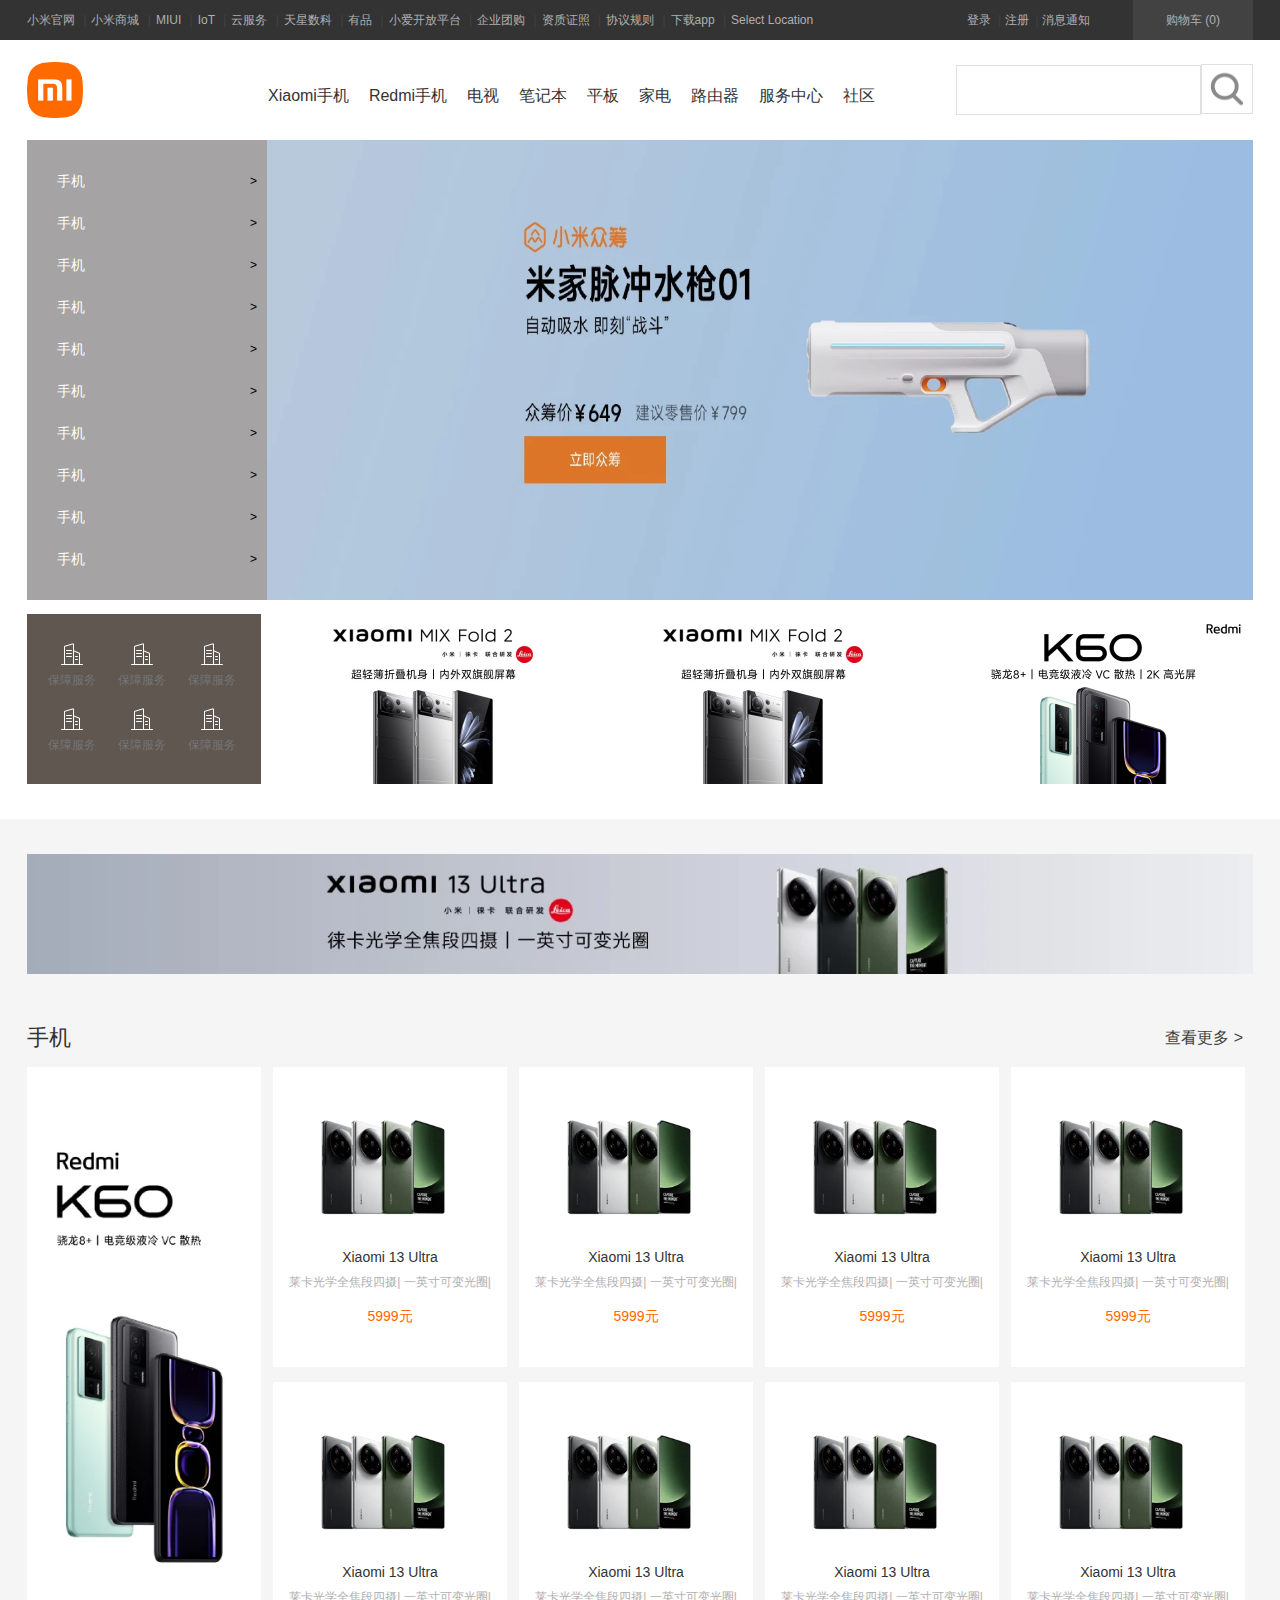
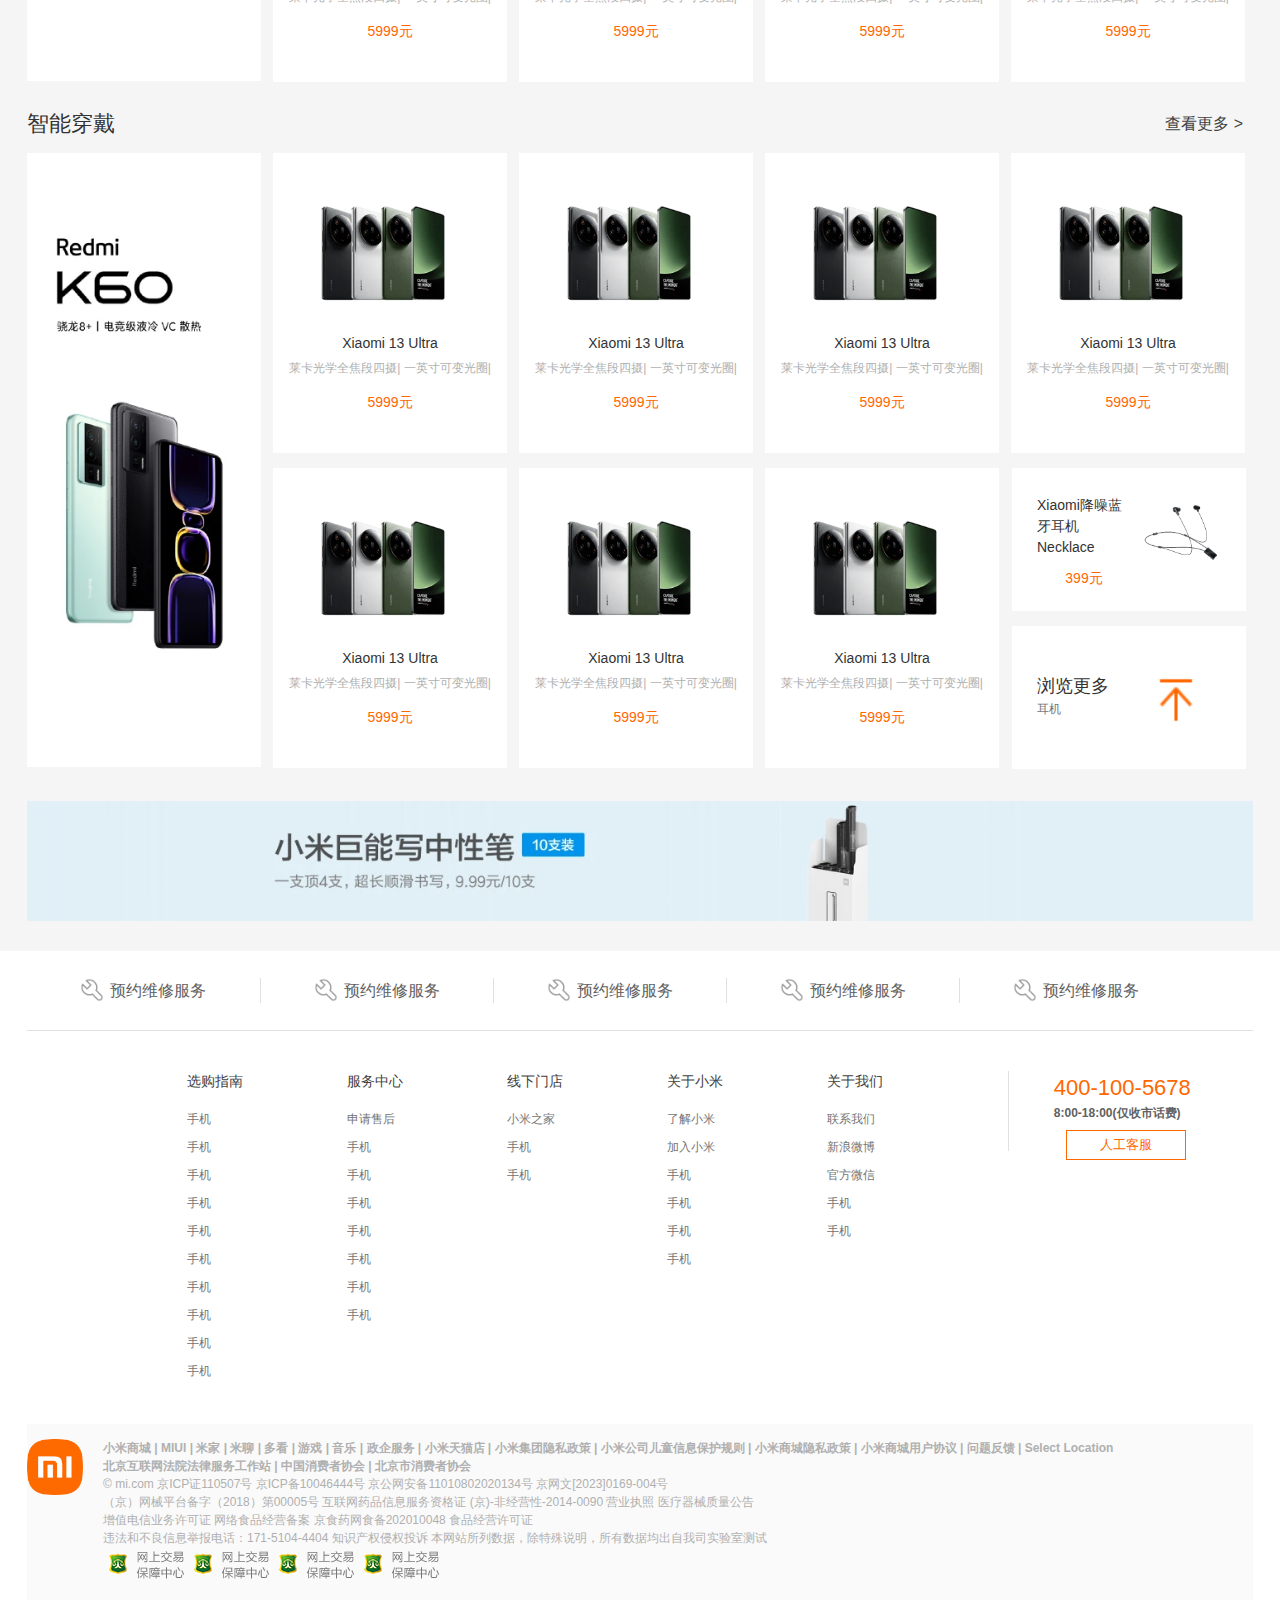
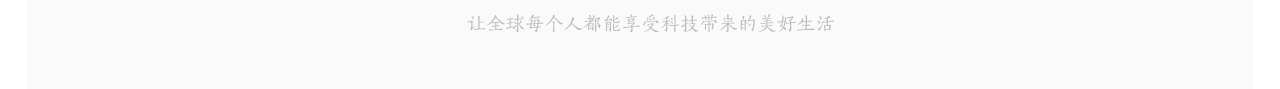
<file: index.html>
<!DOCTYPE html>
<html lang="en">

<head>
    <meta charset="UTF-8">
    <meta http-equiv="X-UA-Compatible" content="IE=edge">
    <meta name="viewport" content="width=device-width, initial-scale=1.0">
    <title>
        小米商城 - Xiaomi 13、Redmi K60、MIX FOLD 2，小米电视官方网站
    </title>
    <meta name="description"
        content="小米官网直营小米公司旗下所有产品，包括Xiaomi手机系列Xiaomi 13、MIX、Redmi 红米系列、Redmi Note 12、K60、电视、笔记本、米家智能家居等，同时提供小米官方服务及售后支持." />
    <meta name="keywords" content="Xiaomi,redmi,Xiaomi13,Redmi Note 12,Xiaomi MIX Alpha,小米商城" />
    <link rel="shortcut icon" href="../favicon.ico">
    <link rel="stylesheet" href="./CSS/base.css">
    <link rel="stylesheet" href="./CSS/commem.css">
    <link rel="stylesheet" href="./CSS/index.css">

</head>

<body>
    <!-- 头部区域 start-->
    <header>
        <div class="header_bd w">
            <div class="header_left">
                <ul>
                    <li><a href="#">小米官网 </a><span>|</span></li>
                    <li><a href="#">小米商城 </a><span>|</span></li>
                    <li><a href="#">MIUI </a><span>|</span></li>
                    <li><a href="#">IoT </a><span>|</span></li>
                    <li><a href="#">云服务 </a><span>|</span></li>
                    <li><a href="#">天星数科 </a><span>|</span></li>
                    <li><a href="#">有品 </a><span>|</span></li>
                    <li><a href="#">小爱开放平台 </a><span>|</span></li>
                    <li><a href="#">企业团购 </a><span>|</span></li>
                    <li><a href="#">资质证照 </a><span>|</span></li>
                    <li><a href="#">协议规则 </a><span>|</span></li>
                    <li><a href="#">下载app </a><span>|</span></li>
                    <li><a href="#">Select Location </a></li>
                </ul>
            </div>
            <div class="header_middle">
                <ul>
                    <li><a href="./login.html" target="_blank">登录 </a><span>|</span></li>
                    <li><a href="#">注册 </a><span>|</span></li>
                    <li><a href="#">消息通知 </a></li>
                </ul>
            </div>
            <div class="header_right">
                <ul>
                    <li><a href="#">购物车 (0)</a></li>
                </ul>
            </div>
        </div>
    </header>
    <!-- 头部区域 end-->

    <!-- 导航栏start -->
    <nav>
        <div class="nav_contern w">
            <div class="logo">
                <a href="index.html"><img src="./img/logo.png" alt="小米官网"></a>
            </div>
            <div class="nav_middle">
                <ul>
                    <li><a href="#">Xiaomi手机</a></li>
                    <li><a href="#">Redmi手机</a></li>
                    <li><a href="#">电视</a></li>
                    <li><a href="#">笔记本</a></li>
                    <li><a href="#">平板</a></li>
                    <li><a href="#">家电</a></li>
                    <li><a href="#">路由器</a></li>
                    <li><a href="#">服务中心</a></li>
                    <li><a href="#">社区</a></li>
                </ul>
            </div>
            <div class="nav_right">
                <input type="text">
                <div class="btn">
                    <img src="./img/搜索.png" alt="">
                </div>
            </div>
        </div>
    </nav>
    <!-- 导航栏end -->

    <!-- 内容区域start -->
    <div class="fllow1 w">
        <div class="fllow_left">
            <ul>
                <li><a href="#">手机</a><span>></span></li>
                <li><a href="#">手机</a><span>></span></li>
                <li><a href="#">手机</a><span>></span></li>
                <li><a href="#">手机</a><span>></span></li>
                <li><a href="#">手机</a><span>></span></li>
                <li><a href="#">手机</a><span>></span></li>
                <li><a href="#">手机</a><span>></span></li>
                <li><a href="#">手机</a><span>></span></li>
                <li><a href="#">手机</a><span>></span></li>
                <li><a href="#">手机</a><span>></span></li>
            </ul>
        </div>
        <div class="fllow_right">
            <img src="./img/fllow_right.png" alt="">
        </div>
    </div>

    <div class="fllow02 w">
        <div class="fllow02_left">
            <ul>
                <li><img src="./img/fllow02_left.png" alt="" style="height: 24px; width: 24px;"></li>
                <li style="padding-top: 5px;"><a href="#">保障服务</a></li>
            </ul>
            <ul>
                <li><img src="./img/fllow02_left.png" alt="" style="height: 24px; width: 24px;"></li>
                <li style="padding-top: 5px;"><a href="#">保障服务</a></li>
            </ul>
            <ul>
                <li><img src="./img/fllow02_left.png" alt="" style="height: 24px; width: 24px;"></li>
                <li style="padding-top: 5px;"><a href="#">保障服务</a></li>
            </ul>
            <ul>
                <li><img src="./img/fllow02_left.png" alt="" style="height: 24px; width: 24px;"></li>
                <li style="padding-top: 5px;"><a href="#">保障服务</a></li>
            </ul>
            <ul>
                <li><img src="./img/fllow02_left.png" alt="" style="height: 24px; width: 24px;"></li>
                <li style="padding-top: 5px;"><a href="#">保障服务</a></li>
            </ul>
            <ul>
                <li><img src="./img/fllow02_left.png" alt="" style="height: 24px; width: 24px;"></li>
                <li style="padding-top: 5px;"><a href="#">保障服务</a></li>
            </ul>
        </div>
        <div class="fllow02_right">
            <ul>
                <li><a href="#"><img src="./img/xiaomi mix.jpg" alt=""></a></li>
                <li><a href="#"><img src="./img/xiaomi mix.jpg" alt=""></a></li>
                <li><a href="#"><img src="./img/k60.jpg" alt=""></a></li>

            </ul>
        </div>
    </div>



    <div class="page_main">
        <div class="fllow03 w">
            <img src="./img/xiaomi13.png" alt="">
        </div>
        <div class="fllow04_contain w">
            <div class="fllow_nav">
                <h3>手机</h3>
                <a href="#">查看更多 ></a>
            </div>
            <div class="fllow04_bottom">
                <div class="fllow04_left">
                    <img src="./img/redmi k60.webp" alt="">
                </div>
                <div class="floow04_right">
                    <ul>
                        <li><a href="#">
                                <img src="./img/fourphone.webp" alt="">
                                <h3>Xiaomi 13 Ultra</h3>
                                <h5>莱卡光学全焦段四摄| 一英寸可变光圈|</h5>
                                <div class="price">
                                    <span>5999</span><span>元</span>
                                </div>
                            </a>
                        </li>
                        <li><a href="#">
                                <img src="./img/fourphone.webp" alt="">
                                <h3>Xiaomi 13 Ultra</h3>
                                <h5>莱卡光学全焦段四摄| 一英寸可变光圈|</h5>
                                <div class="price">
                                    <span>5999</span><span>元</span>
                                </div>
                            </a>
                        </li>
                        <li><a href="#">
                                <img src="./img/fourphone.webp" alt="">
                                <h3>Xiaomi 13 Ultra</h3>
                                <h5>莱卡光学全焦段四摄| 一英寸可变光圈|</h5>
                                <div class="price">
                                    <span>5999</span><span>元</span>
                                </div>
                            </a>
                        </li>
                        <li><a href="#">
                                <img src="./img/fourphone.webp" alt="">
                                <h3>Xiaomi 13 Ultra</h3>
                                <h5>莱卡光学全焦段四摄| 一英寸可变光圈|</h5>
                                <div class="price">
                                    <span>5999</span><span>元</span>
                                </div>
                            </a>
                        </li>
                        <li><a href="#">
                                <img src="./img/fourphone.webp" alt="">
                                <h3>Xiaomi 13 Ultra</h3>
                                <h5>莱卡光学全焦段四摄| 一英寸可变光圈|</h5>
                                <div class="price">
                                    <span>5999</span><span>元</span>
                                </div>
                            </a>
                        </li>
                        <li><a href="#">
                                <img src="./img/fourphone.webp" alt="">
                                <h3>Xiaomi 13 Ultra</h3>
                                <h5>莱卡光学全焦段四摄| 一英寸可变光圈|</h5>
                                <div class="price">
                                    <span>5999</span><span>元</span>
                                </div>
                            </a>
                        </li>
                        <li><a href="#">
                                <img src="./img/fourphone.webp" alt="">
                                <h3>Xiaomi 13 Ultra</h3>
                                <h5>莱卡光学全焦段四摄| 一英寸可变光圈|</h5>
                                <div class="price">
                                    <span>5999</span><span>元</span>
                                </div>
                            </a>
                        </li>
                        <li><a href="#">
                                <img src="./img/fourphone.webp" alt="">
                                <h3>Xiaomi 13 Ultra</h3>
                                <h5>莱卡光学全焦段四摄| 一英寸可变光圈|</h5>
                                <div class="price">
                                    <span>5999</span><span>元</span>
                                </div>
                            </a>
                        </li>
                    </ul>
                </div>

            </div>
        </div>
        <div class="fllow04_contain w">
            <div class="fllow_nav">
                <h3>智能穿戴</h3>
                <a href="#">查看更多 ></a>
            </div>
            <div class="fllow04_bottom">
                <div class="fllow04_left">
                    <a href="#"><img src="./img/redmi k60.webp" alt=""></a>
                </div>
                <div class="floow04_right">
                    <ul>
                        <li><a href="#">
                                <img src="./img/fourphone.webp" alt="">
                                <h3>Xiaomi 13 Ultra</h3>
                                <h5>莱卡光学全焦段四摄| 一英寸可变光圈|</h5>
                                <div class="price">
                                    <span>5999</span><span>元</span>
                                </div>
                            </a>
                        </li>
                        <li><a href="#">
                                <img src="./img/fourphone.webp" alt="">
                                <h3>Xiaomi 13 Ultra</h3>
                                <h5>莱卡光学全焦段四摄| 一英寸可变光圈|</h5>
                                <div class="price">
                                    <span>5999</span><span>元</span>
                                </div>
                            </a>
                        </li>
                        <li><a href="#">
                                <img src="./img/fourphone.webp" alt="">
                                <h3>Xiaomi 13 Ultra</h3>
                                <h5>莱卡光学全焦段四摄| 一英寸可变光圈|</h5>
                                <div class="price">
                                    <span>5999</span><span>元</span>
                                </div>
                            </a>
                        </li>
                        <li><a href="#">
                                <img src="./img/fourphone.webp" alt="">
                                <h3>Xiaomi 13 Ultra</h3>
                                <h5>莱卡光学全焦段四摄| 一英寸可变光圈|</h5>
                                <div class="price">
                                    <span>5999</span><span>元</span>
                                </div>
                            </a>
                        </li>
                        <li><a href="#">
                                <img src="./img/fourphone.webp" alt="">
                                <h3>Xiaomi 13 Ultra</h3>
                                <h5>莱卡光学全焦段四摄| 一英寸可变光圈|</h5>
                                <div class="price">
                                    <span>5999</span><span>元</span>
                                </div>
                            </a>
                        </li>
                        <li><a href="#">
                                <img src="./img/fourphone.webp" alt="">
                                <h3>Xiaomi 13 Ultra</h3>
                                <h5>莱卡光学全焦段四摄| 一英寸可变光圈|</h5>
                                <div class="price">
                                    <span>5999</span><span>元</span>
                                </div>
                            </a>
                        </li>
                        <li><a href="#">
                                <img src="./img/fourphone.webp" alt="">
                                <h3>Xiaomi 13 Ultra</h3>
                                <h5>莱卡光学全焦段四摄| 一英寸可变光圈|</h5>
                                <div class="price">
                                    <span>5999</span><span>元</span>
                                </div>
                            </a>
                        </li>
                        <div class="more">
                            <div class="brick_top">
                                <img src="./img/teeth.webp" alt="" style="width: 80px; height: 80px;">
                                <h3>Xiaomi降噪蓝<br> 牙耳机<br> Necklace</h3>
                                <div class="price">
                                    <span>399</span><span>元</span>
                                </div>
                            </div>
                            <div class="brick_bottom">
                                <div class="title">
                                    浏览更多
                                    <small>耳机</small>
                                    <img src="./img/more.png" alt="" style="width: 48px; height: 48px;">
                                </div>
                            </div>
                        </div>
                    </ul>
                </div>

            </div>
            <div class="center_bottom">
                <a href="#"><img src="./img/bottom.webp" alt=""></a>
            </div>
        </div>
    </div>
    <!-- 内容区域end -->

    <!-- 底部start -->
    <footer>
        <div class="footer_contern w">
            <div class="footer_top">
                <ul>
                    <li><span><img src="./img/fix.png" alt=""></span><a href="#">预约维修服务</a></li>
                    <li><span><img src="./img/fix.png" alt=""></span><a href="#">预约维修服务</a></li>
                    <li><span><img src="./img/fix.png" alt=""></span><a href="#">预约维修服务</a></li>
                    <li><span><img src="./img/fix.png" alt=""></span><a href="#">预约维修服务</a></li>
                    <li><span><img src="./img/fix.png" alt=""></span><a href="#">预约维修服务</a></li>
                    <!-- <li><a href="#">7天无理由退货</a></li>
                    <li><a href="#">15天免费换货</a></li>
                    <li><a href="#">满69元包邮</a></li>
                    <li><a href="#">1100余家售后网点</a></li> -->
                </ul>
            </div>
            <div class="footer_bottom">
                <div class="bottom_left">
                    <dl>
                        <dt>选购指南</dt>
                        <dd><a href="#">手机</a> </dd>
                        <dd>手机</dd>
                        <dd>手机</dd>
                        <dd>手机</dd>
                        <dd>手机</dd>
                        <dd>手机</dd>
                        <dd>手机</dd>
                        <dd>手机</dd>
                        <dd>手机</dd>
                        <dd>手机</dd>
                    </dl>
                    <dl>
                        <dt>服务中心</dt>
                        <dd><a href="#">申请售后</a> </dd>
                        <dd>手机</dd>
                        <dd>手机</dd>
                        <dd>手机</dd>
                        <dd>手机</dd>
                        <dd>手机</dd>
                        <dd>手机</dd>
                        <dd>手机</dd>

                    </dl>
                    <dl>
                        <dt>线下门店</dt>
                        <dd><a href="#">小米之家</a> </dd>
                        <dd>手机</dd>
                        <dd>手机</dd>
                    </dl>
                    <dl>
                        <dt>关于小米</dt>
                        <dd><a href="#">了解小米</a> </dd>
                        <dd>加入小米</dd>
                        <dd>手机</dd>
                        <dd>手机</dd>
                        <dd>手机</dd>
                        <dd>手机</dd>
                    </dl>
                    <dl>
                        <dt>关于我们</dt>
                        <dd><a href="#">联系我们</a> </dd>
                        <dd>新浪微博</dd>
                        <dd>官方微信</dd>
                        <dd>手机</dd>
                        <dd>手机</dd>

                    </dl>
                </div>
                <div class="bottom_right">
                    <div class="right_top">
                        <h2>400-100-5678</h2>
                        <h4>8:00-18:00(仅收市话费)</h4>
                    </div>
                    <button>人工客服</button>
                </div>
            </div>
        </div>
    </footer>
    <!-- 底部end -->

    <!-- info start -->
    <div class="info w">
        <div class="info_logo">
            <img src="./img/logo.png" alt="">
        </div>
        <div class="info_message">
            <h4>小米商城 | MIUI | 米家 | 米聊 | 多看 | 游戏 | 音乐 | 政企服务 | 小米天猫店 | 小米集团隐私政策 | 小米公司儿童信息保护规则 | 小米商城隐私政策 | 小米商城用户协议 |
                问题反馈 | Select Location</h4>
            <h4>北京互联网法院法律服务工作站 | 中国消费者协会 | 北京市消费者协会</h4>
            <h5>© mi.com 京ICP证110507号 京ICP备10046444号 京公网安备11010802020134号 京网文[2023]0169-004号</h5>
            <h5>（京）网械平台备字（2018）第00005号 互联网药品信息服务资格证 (京)-非经营性-2014-0090 营业执照 医疗器械质量公告</h5>
            <h5> 增值电信业务许可证 网络食品经营备案 京食药网食备202010048 食品经营许可证</h5>
            <h5>违法和不良信息举报电话：171-5104-4404 知识产权侵权投诉 本网站所列数据，除特殊说明，所有数据均出自我司实验室测试</h5>
        </div>
        <div class="info_bottom">
            <img src="./img/info_bottom.png" alt="">
            <img src="./img/info_bottom.png" alt="">
            <img src="./img/info_bottom.png" alt="">
            <img src="./img/info_bottom.png" alt="">
        </div>
        <div class="info_last">

        </div>
    </div>

</body>

</html>
</file>
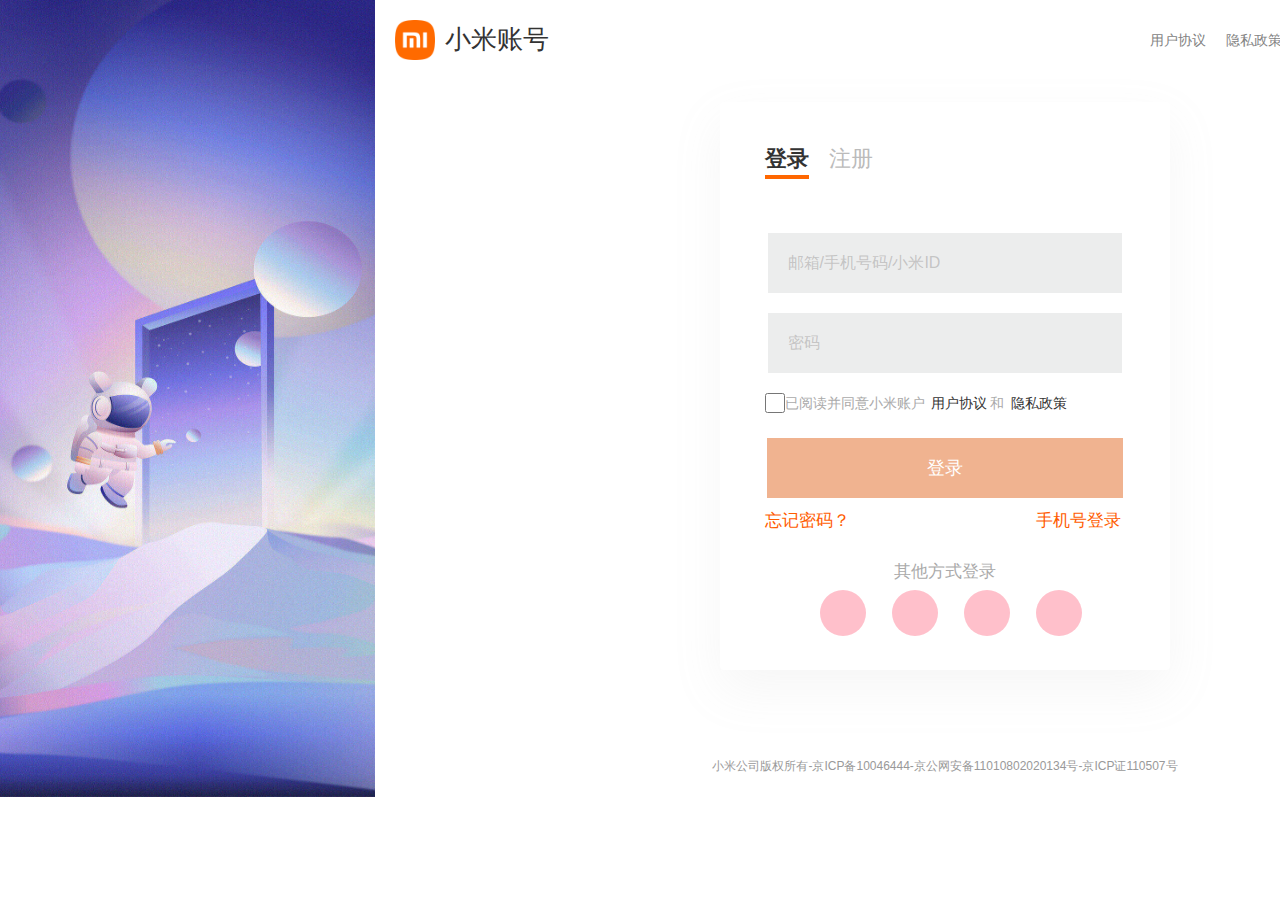
<file: login.html>
<!DOCTYPE html>
<html lang="en">

<head>
    <meta charset="UTF-8">
    <meta http-equiv="X-UA-Compatible" content="IE=edge">
    <meta name="viewport" content="width=device-width, initial-scale=1.0">
    <title>小米账号-登录</title>
    <link rel="stylesheet" href="./CSS/base.css">
    <link rel="stylesheet" href="./CSS/login.css">
</head>

<body>

    <div class="conter">
        <div class="left_img">
            <img src="./img/login..jpg" alt="">
        </div>
        <div class="conter_right">
            <div class="conter_top">
                <div class="top_left"><span><img src="./img/logo.png" alt=""></span>
                    <h4>小米账号</h4>
                </div>
                <div class="top_right">
                    <ul>
                        <li><a href="#">用户协议</a></li>
                        <li><a href="#">隐私政策</a></li>
                        <li><a href="#">帮助中心</a><span>|</span></li>
                        <li><a href="#">中文（简体）</a></li>
                    </ul>
                </div>
            </div>
            <div class="conter_main">
                <div class="main_box">
                    <div class="wrap">
                        <div class="wrap_login"></div>
                    </div>
                    <div class="box_login">
                        <span>
                            <a href="#">
                                <h4>登录</h4>
                            </a>
                            <a href="#">
                                <h3>注册</h3>
                            </a>
                        </span>

                        <div class="text">
                            <input type="text" value="邮箱/手机号码/小米ID">
                        </div>
                        <div class="password">
                            <input type="text" value="密码">
                        </div>
                        <div class="read">
                            <input type="checkbox">
                            <h5>已阅读并同意小米账户 <em>用户协议</em>和 <em>隐私政策</em></h5>
                        </div>
                        <div class="btn">
                            <button>登录</button>
                        </div>
                        <div class="other">
                            <h3>忘记密码？</h3>
                            <h4>手机号登录</h4>
                        </div>
                        <div class="more">
                            <h4>其他方式登录</h4>
                            <div class="roll">
                                <span></span>
                                <span></span>
                                <span></span>
                                <span></span>
                            </div>

                        </div>
                    </div>
                </div>
            </div>
            <div class="conter_bottom">小米公司版权所有-京ICP备10046444-京公网安备11010802020134号-京ICP证110507号</div>
        </div>
    </div>
</body>

</html>
</file>
<file: CSS/base.css>
* {
    margin: 0;
    padding: 0;
    /* CSS3盒子模型 */
    box-sizing: border-box;
}

em,
i {
    font-style: normal;
}

img {
    border: 0;
    vertical-align: middle;
}

li {
    list-style: none;
}

button {
    /* 鼠标经过变成小手 */
    cursor: pointer;
}

a {
    color: #757575;
    text-decoration: none;

}

a:hover {
    color: rgb(255, 103, 0);
}

button,
input {
    /* "\5B8B\4F53" 就是宋体的意思 这样浏览器兼容性比较好 */
    font-family: Microsoft YaHei, Heiti SC, tahoma, arial, Hiragino Sans GB, "\5B8B\4F53", sans-serif;
    border: 0;
    outline: none;
}

body {
    /* CSS3 抗锯齿形 让文字显示的更加清晰 */
    -webkit-font-smoothing: antialiased;
    background-color: #fff;
    font: 12px/1.5 Microsoft YaHei, Heiti SC, tahoma, arial, Hiragino Sans GB, "\5B8B\4F53", sans-serif;
    background-color: #fff;
}

.hidden,
.none {
    display: none;
}
</file>
<file: CSS/commem.css>
header {
    width: 100%;
    background-color: #333;
}

.w {
    width: 1226px;
    margin: 0 auto;
}

/* 头部 */
.header_bd {
    position: relative;
    height: 40px;
    margin: 0 auto;
}

.header_left ul li {
    float: left;
    height: 40px;
}

.header_left ul li a {
    color: #B0B0B0;
    line-height: 40px;
    font-size: 12PX;
}

.header_left ul li span {
    padding: 0 5px;
    color: #424242;
}

.header_middle {
    margin-left: 940px;
    position: absolute;
    float: right;
    height: 40px;
}

.header_middle ul li {
    float: left;
    line-height: 40px;
}

.header_middle ul li a {
    color: #B0B0B0;
}

.header_middle ul li span {
    margin: 0 .3em;
    color: #424242;
}

.header_right {
    position: absolute;
    right: 0;
    float: right;
    width: 120px;
    height: 40px;
    background-color: #424242;
    text-align: center;
}

.header_right ul li a {
    line-height: 40px;
    color: #B0B0B0;
}


.header_bd ul li a:hover {
    color: #fff;
}

/* 导航栏 */

.nav_contern {
    height: 100px;
}

.nav_contern a:hover {
    color: rgb(255, 103, 0);
}

.logo img {
    float: left;
    margin: 22px 0;
    width: 56px;
    height: 56px;
}

.nav_middle {
    float: left;
    margin-top: 12px;
    height: 100px;
    margin-left: 175px;
}

.nav_middle ul li {
    float: left;
    padding: 0 10px;
}

.nav_middle ul li a {
    line-height: 88px;
    font-size: 16px;
    color: #333333;
    font-weight: 500px;
}

.nav_right {
    position: relative;
    height: 50px;

    width: 297px;
    float: right;
    line-height: 100px;
}

.nav_right input {
    height: 50px;
    width: 245px;
    /* background-color: green; */
    border: 1px solid #e0e0e0;

}

.btn {
    position: absolute;
    top: 24px;
    right: 0;

}

.btn img {
    position: absolute;
    right: 0;
    width: 52px;
    height: 50px;
    /* background-color: skyblue; */
    border: 1px solid #e0e0e0;
}

.btn img:hover {
    background-color: #FF6700;
}

/* 底部 */



.footer_top {
    height: 80px;
    padding: 27px 0;
    border-bottom: 1px solid #e0e0e0;
}

.footer_top a:hover {
    color: #FF6700;
}

.footer_top ul li {
    float: left;
    text-align: center;
    width: 19%;
    height: 25px;
    border-left: 1px solid #e0e0e0;
    font-size: 16px;
    line-height: 25px;
}

.footer_top ul li:first-child {
    border-left: none;
}

.footer_top ul li a {
    float: left;
    color: #616161;
}

.footer_top ul li img {
    margin-left: 53px;
    float: left;
    width: 24px;
    height: 24px;
    margin-right: 6px;

}

.footer_bottom {
    height: 393px;
    padding: 40px 0;
}

.bottom_left {

    width: 80%;
}

.bottom_left dl:first-child {
    margin-left: 160px;
}

.bottom_left dl {
    float: left;
    width: 160px;
}

.bottom_left dl dt {
    font-size: 14px;
    font-weight: 500;
    color: #424242;
    margin-bottom: 18px;
}

.bottom_left dd {
    font-size: 12px;
    color: #757575;
    margin-top: 10px;
}

.bottom_right {
    float: right;
    width: 20%;
    height: 80px;
    border-left: 1px solid #e0e0e0;
    padding: 0 45px;
}

.right_top h2 {
    color: #FF6700;
    font-size: 22px;
    font-weight: 400;
}

.right_top h4 {
    color: #616161;
    font-size: 12px;

}

.bottom_right button {
    width: 120px;
    height: 30px;
    border: 1px solid #FF6700;
    background-color: #fff;
    margin: 8px 0 0 12px;
    color: #FF6700;
}

.info {
    background-color: #fafafa;
    padding: 15px 0;
    height: 265px;
}

.info_logo {
    float: left;
    height: 110px;
}

.info_logo img {
    float: left;
    width: 56px;
    height: 56px;
    margin-right: 20px;
}

.info_message h4,
h5 {
    font-size: 12px;
    color: #B0B0B0;

}

.info_message h5 {
    font-weight: 300;
}

.info_bottom {
    height: 28px;
    margin: 4px 0 15px;
    padding-left: 77px;
}

.info_bottom img {
    float: left;
}

.info_last {
    margin: 30px auto 0;
    width: 100%;
    height: 19px;
    background: url(../img/info_last.png) no-repeat 440px;
    margin-top: 35px;
}
</file>
<file: CSS/index.css>
/* 内容区域 */
.fllow1 {
    position: relative;
    height: 460px;

}

.fllow_left {
    position: absolute;
    float: left;
    height: 460px;
    width: 240px;
    background-color: rgba(105, 101, 101, .6);
    padding: 20px 0;
}

.fllow_left ul li {
    position: relative;
    /* width: 234px; */
    height: 42px;
    line-height: 42px;
    display: list-item;
    padding-left: 30px;
}

.fllow_left ul li span {
    position: absolute;
    right: 10px;
}


.fllow_left ul li a {
    color: #FFFFFF;
    font-size: 14px;
}

.fllow_left li:hover {
    background-color: #ff6700;
}

.fllow_right {
    position: absolute;
    top: 0;
    left: 240px;
}

.fllow_right img {

    height: 460px;
    width: 986px;
}

.fllow02_left ul li span {
    color: #FFFFFF;
}

/* fllow02 */
.fllow02 {
    height: 170px;
    margin-top: 14px;
}

.clearfix:after,
.clearfix:before {
    content: " ";
    display: table;
    clear: both;
}

.fllow02_left {
    padding: 10px;
    float: left;
    height: 170px;
    width: 234px;
    background-color: #5F5750;
}

.fllow02_left ul {
    padding-top: 18px;
    float: left;
}

.fllow02_left ul li {
    /* position: relative;
    float: left; */
    width: 70px;
    padding: 0 3px;
    text-align: center;
    font-size: 12px;

}

.fllow02_left ul li a:hover {
    color: #FFF;
}


.fllow02_right ul li {

    margin-left: 14px;
    float: left;
}

.fllow02_right ul li img {
    float: left;
    width: 316px;
    height: 170px;
}

.page_main {
    background-color: #f5f5f5;
}

.fllow03 {
    margin-top: 35px;
}

.fllow03 img {
    margin: 35px 0;
    height: 120px;

}

.fllow_nav {
    line-height: 58px;
    height: 58px;
}

.fllow_nav h3 {
    float: left;
    color: #333333;
    font-size: 22px;
    font-weight: 400;
}

.fllow_nav a {
    float: right;
    color: #424242;
    font-size: 16px;
    font-weight: 400;
    margin-right: 10px;
}

.fllow_nav a:hover {
    color: #ff6700;
}

.fllow04_bottom {
    height: 628px;
}

.fllow04_left {
    float: left;
    height: 628px;
    width: 234px;
    transform: all .8s;
}

.fllow04_left:hover {
    z-index: 2;
    box-shadow: 0 15px 30px rgba(0, 0, 0, .1);
    transform: translate3d(0, -2px, 0);
}

.fllow04_left img {
    height: 614px;
}

.floow04_right {
    float: left;
    height: 628px;
    width: 985px;
}



.floow04_right ul li {
    z-index: 1;
    float: left;
    width: 234px;
    height: 300px;
    background-color: #fff;
    margin-left: 12px;
    padding: 20px 0;
    margin-bottom: 15px;
    transform: all .8s;

}

.floow04_right ul li:hover {
    z-index: 2;
    box-shadow: 0 15px 30px rgba(0, 0, 0, .1);
    transform: translate3d(0, -2px, 0);

}

.floow04_right ul li img {
    height: 160px;
    width: 160px;
    margin-left: 30px;
}

.floow04_right ul li h3 {
    color: #333333;
    font-size: 14px;
    font-weight: 400;
    text-align: center;
}

.floow04_right ul li h5 {
    color: #B0B0B0;
    font-size: 12px;
    font-weight: 400;
    text-align: center;
    margin: 5px 0;
}

.floow04_right .price {
    color: #ff6700;
    font-size: 14px;
    text-align: center;
    margin-top: 15px;
}

.floow04_right .more {
    float: left;
    width: 234px;
    height: 300px;
    background-color: #f5f5f5;
    margin-left: 13px;
}

.floow04_right .more .brick_top {
    padding: 27px 25px;
    width: 234px;
    height: 143px;
    background-color: #FFF;
    /* margin-bottom: 14px; */
}

.floow04_right .more .brick_top img {
    margin-left: 10px;
    float: right;
}

.floow04_right .more .brick_top h3 {
    float: left;
    font-size: 14px;
    font-weight: 400;
    color: #333333;
    margin-bottom: 10px;
}



.floow04_right .more .brick_bottom {
    width: 234px;
    height: 143px;
    padding: 27px 25px;
    margin-top: 15px;
    background-color: #FFF;
}



.floow04_right .more .brick_bottom .title {

    display: inline-block;
    color: #333;
    font-weight: 400;
    font-size: 18px;
    margin-top: 20px;
}

.floow04_right .more .brick_bottom small {
    display: block !important;
    font-size: 12px;
    color: #757575;
}

.floow04_right .more .brick_bottom img {
    float: right;
    margin-left: 115px;
    margin-top: -42px;
    line-height: 143px;
}

.center_bottom img {
    width: 1226px;
    height: 120px;
    margin-bottom: 30px;
    margin-top: 20px;
}

.floow04_right .more .brick_top,
.floow04_right .more .brick_bottom {
    translate: all .8s linear;
}


.floow04_right .more .brick_bottom:hover {
    transform: translate3d(0, -2px, 0);
    box-shadow: 10px 15px 30px rgba(0, 0, 0, .1);
}

.floow04_right .more .brick_top:hover {
    transform: translate3d(0, -2px, 0);
    box-shadow: 10px 15px 30px rgba(0, 0, 0, .1);
}
</file>
<file: CSS/login.css>
.conter {
    display: flex;
    width: 1514;
    height: 797px;
}

.left_img {
    flex-grow: 0;
    flex-shrink: 0;
}

.left_img img {
    width: 375px;
    height: 797px;
}

.conter_right {
    flex-grow: 1;
    flex-shrink: 1;
    height: 100%;
}

.conter_top {
    float: left;
    width: 1140px;
    height: 80px;
    padding: 20px;
}

.top_left {
    float: left;
    width: 154px;
    height: 40px;
    text-align: center;
}

.top_left img {
    float: left;
    width: 40px;
    height: 40px;
}

.top_left h4 {
    color: #333333;
    font-size: 26px;
    font-weight: 550;
    margin-left: 50px;
}

.top_right {
    float: right;
}

.top_right ul li {
    padding: 10px 10px;
    float: left;
}

.top_right ul li span {
    margin-left: 20px;
}

.top_right ul li a {
    color: #838383;
    font-size: 14px;
}

.conter_main {
    padding: 20px 0;
    margin-top: 82px;
    width: 1139px;
    height: 675px;
    /* background-color: red; */

}

.main_box {
    width: 450px;
    height: 568px;
    /* background-color: #000; */
    text-align: center;
    border-radius: 4px;
    box-shadow: 0 20px 50px 0 hsla(0, 0%, 64%, .1);
    margin: 0 auto 80px;
    padding: 40px 45px;
    box-sizing: border-box;
    /* display: inline-block; */
    min-width: 450px;
    overflow: hidden;
    position: relative;
}

.box_login {
    width: 360px;
    height: 488px;

}

.box_login span {
    display: flex;
    height: 41px;
}

.box_login span h4 {
    color: #333333;
    font-size: 22px;
    font-weight: 600;
    border-bottom: 4px solid #ff6700;
}

.box_login span a h3 {
    color: #BBBBBB;
    font-size: 22px;
    font-weight: 400;
    margin-left: 20px;
}

.text input {
    padding: 0 20px;
    margin-top: 50px;
    width: 354px;
    height: 60px;
    background-color: #eceded;
    color: #86838366;
    font-size: 16px;
}

.password input {
    padding: 0 20px;
    margin-top: 20px;
    width: 354px;
    height: 60px;
    background-color: #eceded;
    color: #86838366;
    font-size: 16px;
}

.read {
    margin-top: 20px;
    width: 356px;
    height: 25px;
}

.read input {
    float: left;
    width: 20px;
    height: 20px;
}

.read h5 {
    float: left;
    color: #AAAAAA;
    font-size: 14px;
    font-weight: 400;
}

.read h5 em {
    color: #333333;
    margin: 0 3px;
}

.conter_bottom {
    /* margin-top: px; */
    width: 1140px;
    height: 20px;
    text-align: center;
    color: #999999;
    font-size: 12px;
}



.btn button {
    margin-top: 20px;
    width: 356px;
    height: 60px;
    background-color: #f0b390;
    color: #fff;
    font-size: 18px;
}

.other {
    margin-top: 10px;
    width: 356px;
    height: 36px;
}

.other h3,
h4 {
    color: #FF5C00;
    font-size: 17px;
    font-weight: 400;
}

.other h3 {
    float: left;
}

.other h4 {
    float: right;
}

.more {
    margin-top: 15px;
    width: 360px;
    height: 96px;
}

.more h4 {
    color: #AAAAAA;
    font-size: 17px;
    font-weight: 400;
}



.roll span {
    float: left;
    width: 46px;
    height: 46px;
    background-color: pink;
    border-radius: 50%;
    margin: 5px 13px;
}

.roll span:first-child {
    margin-left: 55px;
}
</file>
